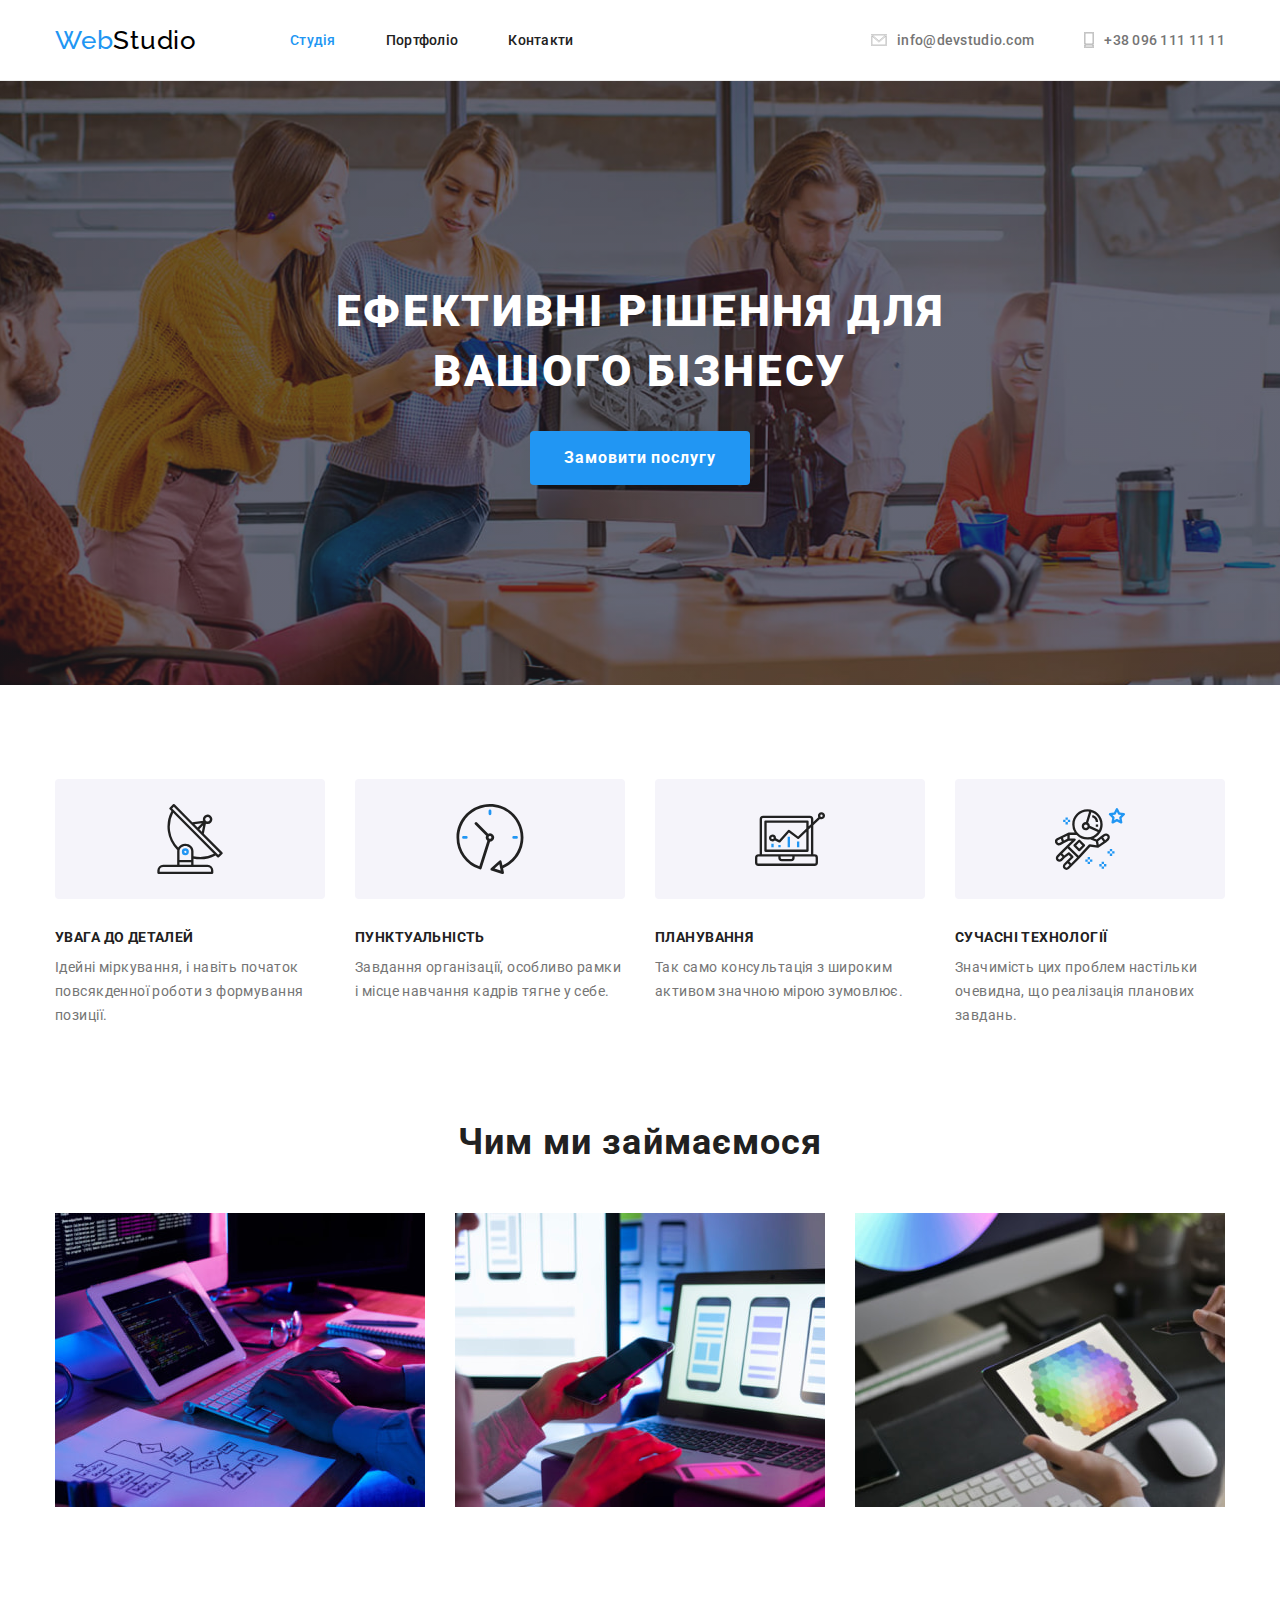
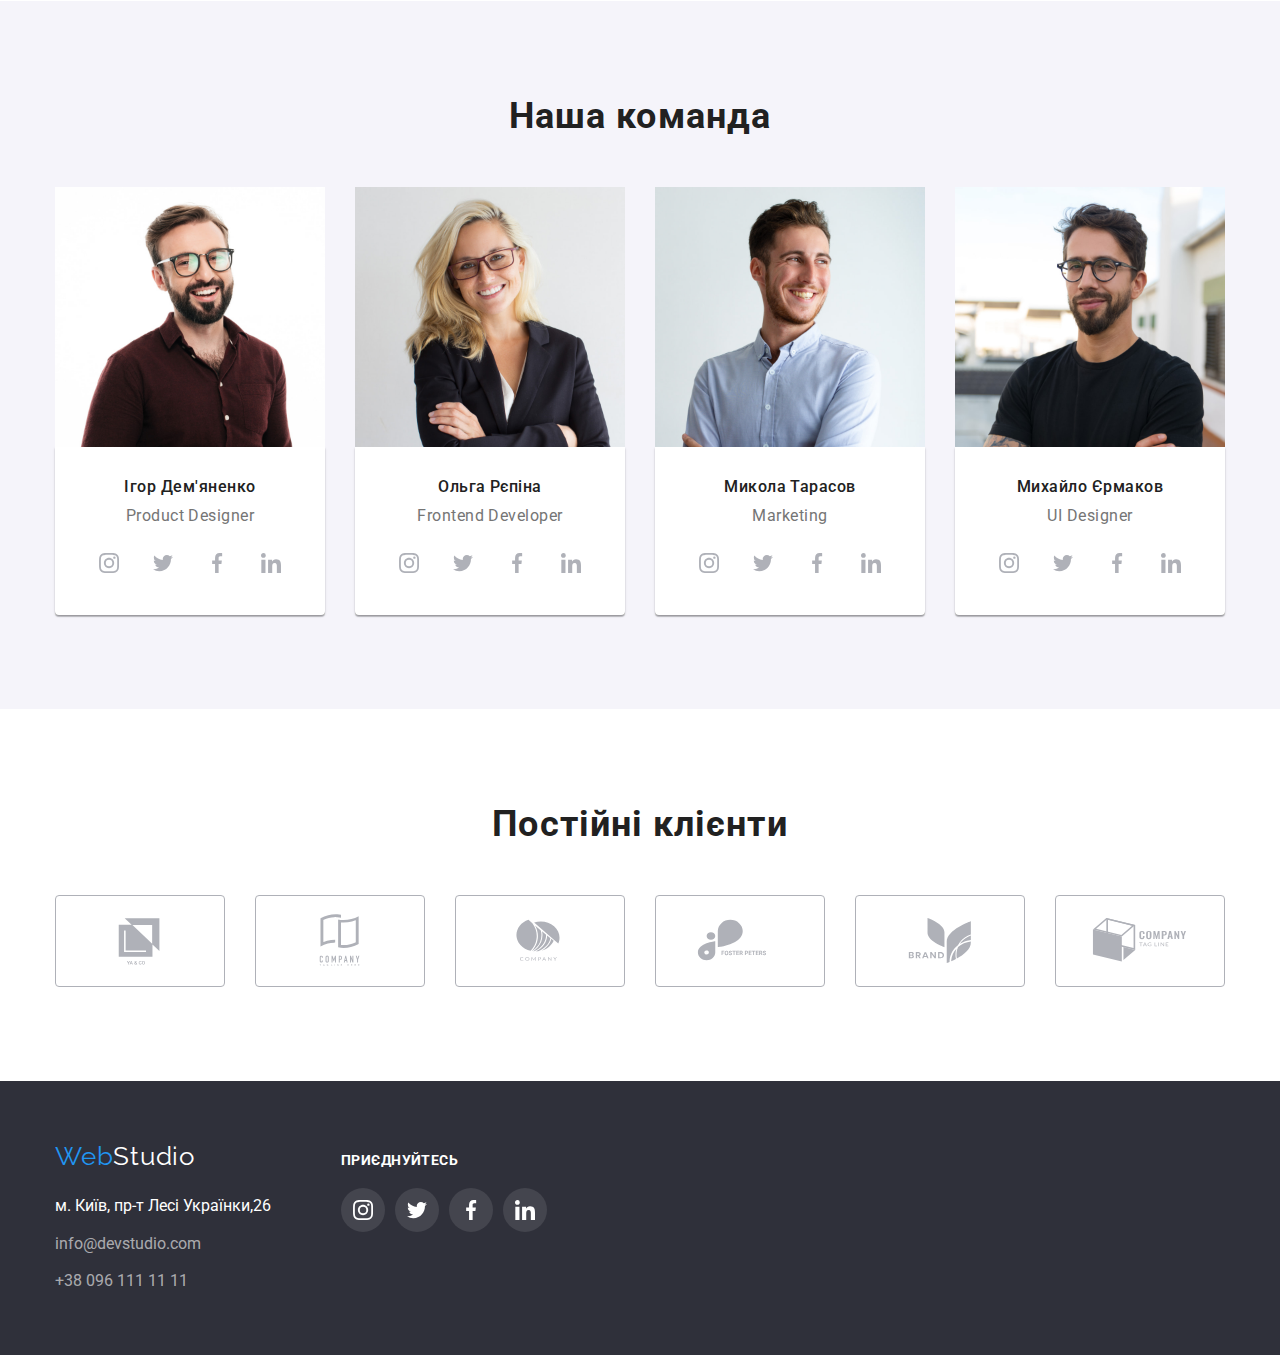
<file: index.html>
<!DOCTYPE html>
<html lang="uk">
  <head>
    <meta charset="UTF-8" />
    <meta http-equiv="X-UA-Compatible" content="IE=edge" />
    <meta name="viewport" content="width=device-width, initial-scale=1.0" />
    <title>Document</title>
    <link
      rel="stylesheet"
      href="https://cdnjs.cloudflare.com/ajax/libs/modern-normalize/1.1.0/modern-normalize.css"
      integrity="sha512-Y0MM+V6ymRKN2zStTqzQ227DWhhp4Mzdo6gnlRnuaNCbc+YN/ZH0sBCLTM4M0oSy9c9VKiCvd4Jk44aCLrNS5Q=="
      crossorigin="anonymous"
      referrerpolicy="no-referrer"
    />
    <link rel="preconnect" href="https://fonts.googleapis.com" />
    <link rel="preconnect" href="https://fonts.gstatic.com" crossorigin />
    <!--Fonts-->
    <link
      href="https://fonts.googleapis.com/css2?family=Raleway:wght@700&family=Roboto:wght@400;500;700;900&display=swap"
      rel="stylesheet"
    />
    <!--styles-->
    <link rel="stylesheet" href="./css/styles.css" />
  </head>
  <body>
    <!-- Header -->
    <header class="header">
      <div class="container header-container">
        <nav class="main-nav">
          <a class="logo" lang="en" href="./index.html"
            >Web<span class="header-stud">Studio</span></a
          >
          <ul class="nav-list">
            <li class="nav-item">
              <a class="nav-link current" href="./index.html">Студія</a>
            </li>
            <li class="nav-item">
              <a class="nav-link" href="./portfolio.html">Портфоліо</a>
            </li>
            <li class="nav-item"><a class="nav-link" href="">Контакти</a></li>
          </ul>
        </nav>
        <ul class="contacts-list">
          <li class="list-item">
            <a href="mailto:info@devstudio.com" class="contact-link">
              <svg class="contacts-icon" width="16px" height="12px">
                <use href="./images/icons.svg#mail"></use>
              </svg>
              info@devstudio.com</a
            >
          </li>
          <li class="list-item">
            <a href="tel:+380961111111" class="contact-link">
              <svg class="contacts-icon" width="10px" height="16px">
                <use href="./images/icons.svg#phone"></use>
              </svg>
              +38 096 111 11 11</a
            >
          </li>
        </ul>
      </div>
    </header>
    <main>
      <!--hero-->
      <section class="hero">
        <div class="container hero-container">
          <h1 class="hero-title">Ефективні рішення для вашого бізнесу</h1>
          <button type="button" class="btn">Замовити послугу</button>
        </div>
      </section>
      <!--section specifications-->
      <section class="section">
        <div class="container">
          <h2 class="hidden">Особливості</h2>
          <ul class="list specifications-list">
            <li class="list-item spec-list-item">
              <div class="specifications-icon">
                <svg width="70" height="70" class="spec-icon">
                  <use href="./images/icons.svg#antenna"></use>
                </svg>
              </div>
              <h3 class="section-subtitle">УВАГА ДО ДЕТАЛЕЙ</h3>
              <p class="text">
                Ідейні міркування, і навіть початок повсякденної роботи з формування позиції.
              </p>
            </li>
            <li class="list-item spec-list-item">
              <div class="specifications-icon">
                <svg width="70" height="70" class="spec-icon">
                  <use href="./images/icons.svg#clock"></use>
                </svg>
              </div>
              <h3 class="section-subtitle">ПУНКТУАЛЬНІСТЬ</h3>
              <p class="text">
                Завдання організації, особливо рамки і місце навчання кадрів тягне у себе.
              </p>
            </li>
            <li class="list-item spec-list-item">
              <div class="specifications-icon">
                <svg width="70" height="70" class="spec-icon">
                  <use href="./images/icons.svg#diagram"></use>
                </svg>
              </div>
              <h3 class="section-subtitle">ПЛАНУВАННЯ</h3>
              <p class="text"> Так само консультація з широким активом значною мірою зумовлює. </p>
            </li>
            <li class="list-item spec-list-item">
              <div class="specifications-icon">
                <svg width="70" height="70" class="spec-icon">
                  <use href="./images/icons.svg#astronaut"></use>
                </svg>
              </div>
              <h3 class="section-subtitle">СУЧАСНІ ТЕХНОЛОГІЇ</h3>
              <p class="text">
                Значимість цих проблем настільки очевидна, що реалізація планових завдань.
              </p>
            </li>
          </ul>
        </div>
      </section>
      <!--section activities-->
      <section class="section activities-section">
        <div class="container activities-container">
          <h2 class="section-title">Чим ми займаємося</h2>
          <ul class="list activities-list">
            <li class="list-item activities-item">
              <img class="pic" src="./images/box1.jpg" alt="розробка" width="370" />
            </li>
            <li class="list-item activities-item">
              <img class="pic" src="./images/box2.jpg" alt="адаптування" width="370" />
            </li>
            <li class="list-item activities-item">
              <img class="pic" src="./images/box3.jpg" alt="дизайн" width="370" />
            </li>
          </ul>
        </div>
      </section>
      <!--section team-->
      <section class="section team">
        <div class="container team-container">
          <h2 class="section-title team-section-title">Наша команда</h2>
          <ul class="list card-list">
            <li class="card">
              <img class="img" src="./images/img1.jpg" alt="Ігор Дем'яненко" width="270" />
              <div class="wrapper">
                <h3 class="subject">Ігор Дем'яненко</h3>
                <p class="desc" lang="en">Product Designer</p>
                <ul class="socials list">
                  <li class="socials-item"
                    ><a
                      href="https://www.instagram.com/"
                      class="socials-link"
                      target="_blank"
                      rel="noopener no refferrer"
                      aria-label="instagram"
                    >
                      <svg class="socials-icon" width="20" height="20">
                        <use href="./images/icons.svg#instagram"></use></svg></a
                  ></li>
                  <li class="socials-item"
                    ><a
                      href="https://twitter.com/"
                      class="socials-link"
                      target="_blank"
                      rel="noopener no refferrer"
                      aria-label="twitter"
                    >
                      <svg class="socials-icon" width="20" height="20">
                        <use href="./images/icons.svg#twitter"></use></svg></a
                  ></li>
                  <li class="socials-item"
                    ><a
                      href="https://www.facebook.com/"
                      class="socials-link"
                      target="_blank"
                      rel="noopener no refferrer"
                      aria-label="facebook"
                    >
                      <svg class="socials-icon" width="20" height="20">
                        <use href="./images/icons.svg#facebook"></use></svg></a
                  ></li>
                  <li class="socials-item"
                    ><a
                      href="https://www.linkedin.com/"
                      class="socials-link"
                      target="_blank"
                      rel="noopener no refferrer"
                      aria-label="linkedin"
                    >
                      <svg class="socials-icon" width="20" height="20">
                        <use href="./images/icons.svg#linkedin"></use></svg></a
                  ></li>
                </ul>
              </div>
            </li>
            <li class="card">
              <img class="img" src="./images/img2.jpg" alt="Ольга Рєпіна" width="270" />
              <div class="wrapper">
                <h3 class="subject">Ольга Рєпіна</h3>
                <p class="desc" lang="en">Frontend Developer</p>
                <ul class="socials list">
                  <li class="socials-item"
                    ><a
                      href="https://www.instagram.com/"
                      class="socials-link"
                      target="_blank"
                      rel="noopener no refferrer"
                      aria-label="instagram"
                    >
                      <svg class="socials-icon" width="20" height="20">
                        <use href="./images/icons.svg#instagram"></use></svg></a
                  ></li>
                  <li class="socials-item"
                    ><a
                      href="https://twitter.com/"
                      class="socials-link"
                      target="_blank"
                      rel="noopener no refferrer"
                      aria-label="twitter"
                    >
                      <svg class="socials-icon" width="20" height="20">
                        <use href="./images/icons.svg#twitter"></use></svg></a
                  ></li>
                  <li class="socials-item"
                    ><a
                      href="https://www.facebook.com/"
                      class="socials-link"
                      target="_blank"
                      rel="noopener no refferrer"
                      aria-label="facebook"
                    >
                      <svg class="socials-icon" width="20" height="20">
                        <use href="./images/icons.svg#facebook"></use></svg></a
                  ></li>
                  <li class="socials-item"
                    ><a
                      href="https://www.linkedin.com/"
                      class="socials-link"
                      target="_blank"
                      rel="noopener no refferrer"
                      aria-label="linkedin"
                    >
                      <svg class="socials-icon" width="20" height="20">
                        <use href="./images/icons.svg#linkedin"></use></svg></a
                  ></li>
                </ul>
              </div>
            </li>
            <li class="card">
              <img class="img" src="./images/img3.jpg" alt="Микола Тарасов" width="270" />
              <div class="wrapper">
                <h3 class="subject">Микола Тарасов</h3>
                <p class="desc" lang="en">Marketing</p>
                <ul class="socials list">
                  <li class="socials-item"
                    ><a
                      href="https://www.instagram.com/"
                      class="socials-link"
                      target="_blank"
                      rel="noopener no refferrer"
                      aria-label="instagram"
                    >
                      <svg class="socials-icon" width="20" height="20">
                        <use href="./images/icons.svg#instagram"></use></svg></a
                  ></li>
                  <li class="socials-item"
                    ><a
                      href="https://twitter.com/"
                      class="socials-link"
                      target="_blank"
                      rel="noopener no refferrer"
                      aria-label="twitter"
                    >
                      <svg class="socials-icon" width="20" height="20">
                        <use href="./images/icons.svg#twitter"></use></svg></a
                  ></li>
                  <li class="socials-item"
                    ><a
                      href="https://www.facebook.com/"
                      class="socials-link"
                      target="_blank"
                      rel="noopener no refferrer"
                      aria-label="facebook"
                    >
                      <svg class="socials-icon" width="20" height="20">
                        <use href="./images/icons.svg#facebook"></use></svg></a
                  ></li>
                  <li class="socials-item"
                    ><a
                      href="https://www.linkedin.com/"
                      class="socials-link"
                      target="_blank"
                      rel="noopener no refferrer"
                      aria-label="linkedin"
                    >
                      <svg class="socials-icon" width="20" height="20">
                        <use href="./images/icons.svg#linkedin"></use></svg></a
                  ></li>
                </ul>
              </div>
            </li>
            <li class="card">
              <img class="img" src="./images/img4.jpg" alt="Михайло Єрмаков" width="270" />
              <div class="wrapper">
                <h3 class="subject">Михайло Єрмаков</h3>
                <p class="desc" lang="en">UI Designer</p>
                <ul class="socials list">
                  <li class="socials-item"
                    ><a
                      href="https://www.instagram.com/"
                      class="socials-link"
                      target="_blank"
                      rel="noopener no refferrer"
                      aria-label="instagram"
                    >
                      <svg class="socials-icon" width="20" height="20">
                        <use href="./images/icons.svg#instagram"></use></svg></a
                  ></li>
                  <li class="socials-item"
                    ><a
                      href="https://twitter.com/"
                      class="socials-link"
                      target="_blank"
                      rel="noopener no refferrer"
                      aria-label="twitter"
                    >
                      <svg class="socials-icon" width="20" height="20">
                        <use href="./images/icons.svg#twitter"></use></svg></a
                  ></li>
                  <li class="socials-item"
                    ><a
                      href="https://www.facebook.com/"
                      class="socials-link"
                      target="_blank"
                      rel="noopener no refferrer"
                      aria-label="facebook"
                    >
                      <svg class="socials-icon" width="20" height="20">
                        <use href="./images/icons.svg#facebook"></use></svg></a
                  ></li>
                  <li class="socials-item"
                    ><a
                      href="https://www.linkedin.com/"
                      class="socials-link"
                      target="_blank"
                      rel="noopener no refferrer"
                      aria-label="linkedin"
                    >
                      <svg class="socials-icon" width="20" height="20">
                        <use href="./images/icons.svg#linkedin"></use></svg></a
                  ></li>
                </ul>
              </div>
            </li>
          </ul>
        </div>
      </section>
      <!-- section clients -->
      <section class="section">
        <div class="container">
          <h2 class="section-title">Постійні клієнти</h2>
          <ul class="client-list list">
            <li class="client-item"
              ><a href="#" class="client-link"
                ><svg class="client-icon" width="106" height="60">
                  <use href="./images/icons.svg#Logo-1"></use></svg></a
            ></li>
            <li class="client-item"
              ><a href="#" class="client-link"
                ><svg class="client-icon" width="106" height="60">
                  <use href="./images/icons.svg#Logo-2"></use></svg></a
            ></li>
            <li class="client-item"
              ><a href="#" class="client-link"
                ><svg class="client-icon" width="106" height="60">
                  <use href="./images/icons.svg#Logo-3"></use></svg></a
            ></li>
            <li class="client-item"
              ><a href="#" class="client-link"
                ><svg class="client-icon" width="106" height="60">
                  <use href="./images/icons.svg#Logo-4"></use></svg></a
            ></li>
            <li class="client-item"
              ><a href="#" class="client-link"
                ><svg class="client-icon" width="106" height="60">
                  <use href="./images/icons.svg#Logo-5"></use></svg></a
            ></li>
            <li class="client-item"
              ><a href="#" class="client-link"
                ><svg class="client-icon" width="106" height="60">
                  <use href="./images/icons.svg#Logo-6"></use></svg></a
            ></li>
          </ul>
        </div>
      </section>
    </main>
    <!--footer-->
    <footer class="footer">
      <div class="footer-container container">
        <div class="footer-nav">
          <a class="logo footer-logo" lang="en" href="./index.html"
            >Web<span class="footer-stud">Studio</span></a
          >
          <address>
            <ul class="list">
              <li class="address-list">
                <a
                  class="link"
                  href="https://goo.gl/maps/RMe9iffRCKQZoAKb7"
                  target="_blank"
                  rel="noopener no refferrer"
                  >м. Київ, пр-т Лесі Українки,26</a
                >
              </li>
              <li class="address-list">
                <a class="address-link" href="mailto:info@devstudio.com">info@devstudio.com</a>
              </li>
              <li class="address-list">
                <a class="address-link" href="tel:+380961111111">+38 096 111 11 11</a>
              </li>
            </ul>
          </address>
        </div>
        <div class="footer-socials">
          <strong class="footer-strong">Приєднуйтесь</strong>
          <ul class="soc-list list">
            <li class="soc-item"
              ><a href="https://www.instagram.com/" class="soc-link"
                ><svg class="soc-icon" width="20" height="20">
                  <use href="./images/icons.svg#instagram"></use></svg></a
            ></li>
            <li class="soc-item"
              ><a href="https://twitter.com/" class="soc-link"
                ><svg class="soc-icon" width="20" height="20">
                  <use href="./images/icons.svg#twitter"></use></svg></a
            ></li>
            <li class="soc-item"
              ><a href="https://www.facebook.com/" class="soc-link"
                ><svg class="soc-icon" width="20" height="20">
                  <use href="./images/icons.svg#facebook"></use></svg></a
            ></li>
            <li class="soc-item"
              ><a href="https://www.linkedin.com/" class="soc-link"
                ><svg class="soc-icon" width="20" height="20">
                  <use href="./images/icons.svg#linkedin"></use></svg></a
            ></li>
          </ul>
        </div>
      </div>
    </footer>
  </body>
</html>
</file>
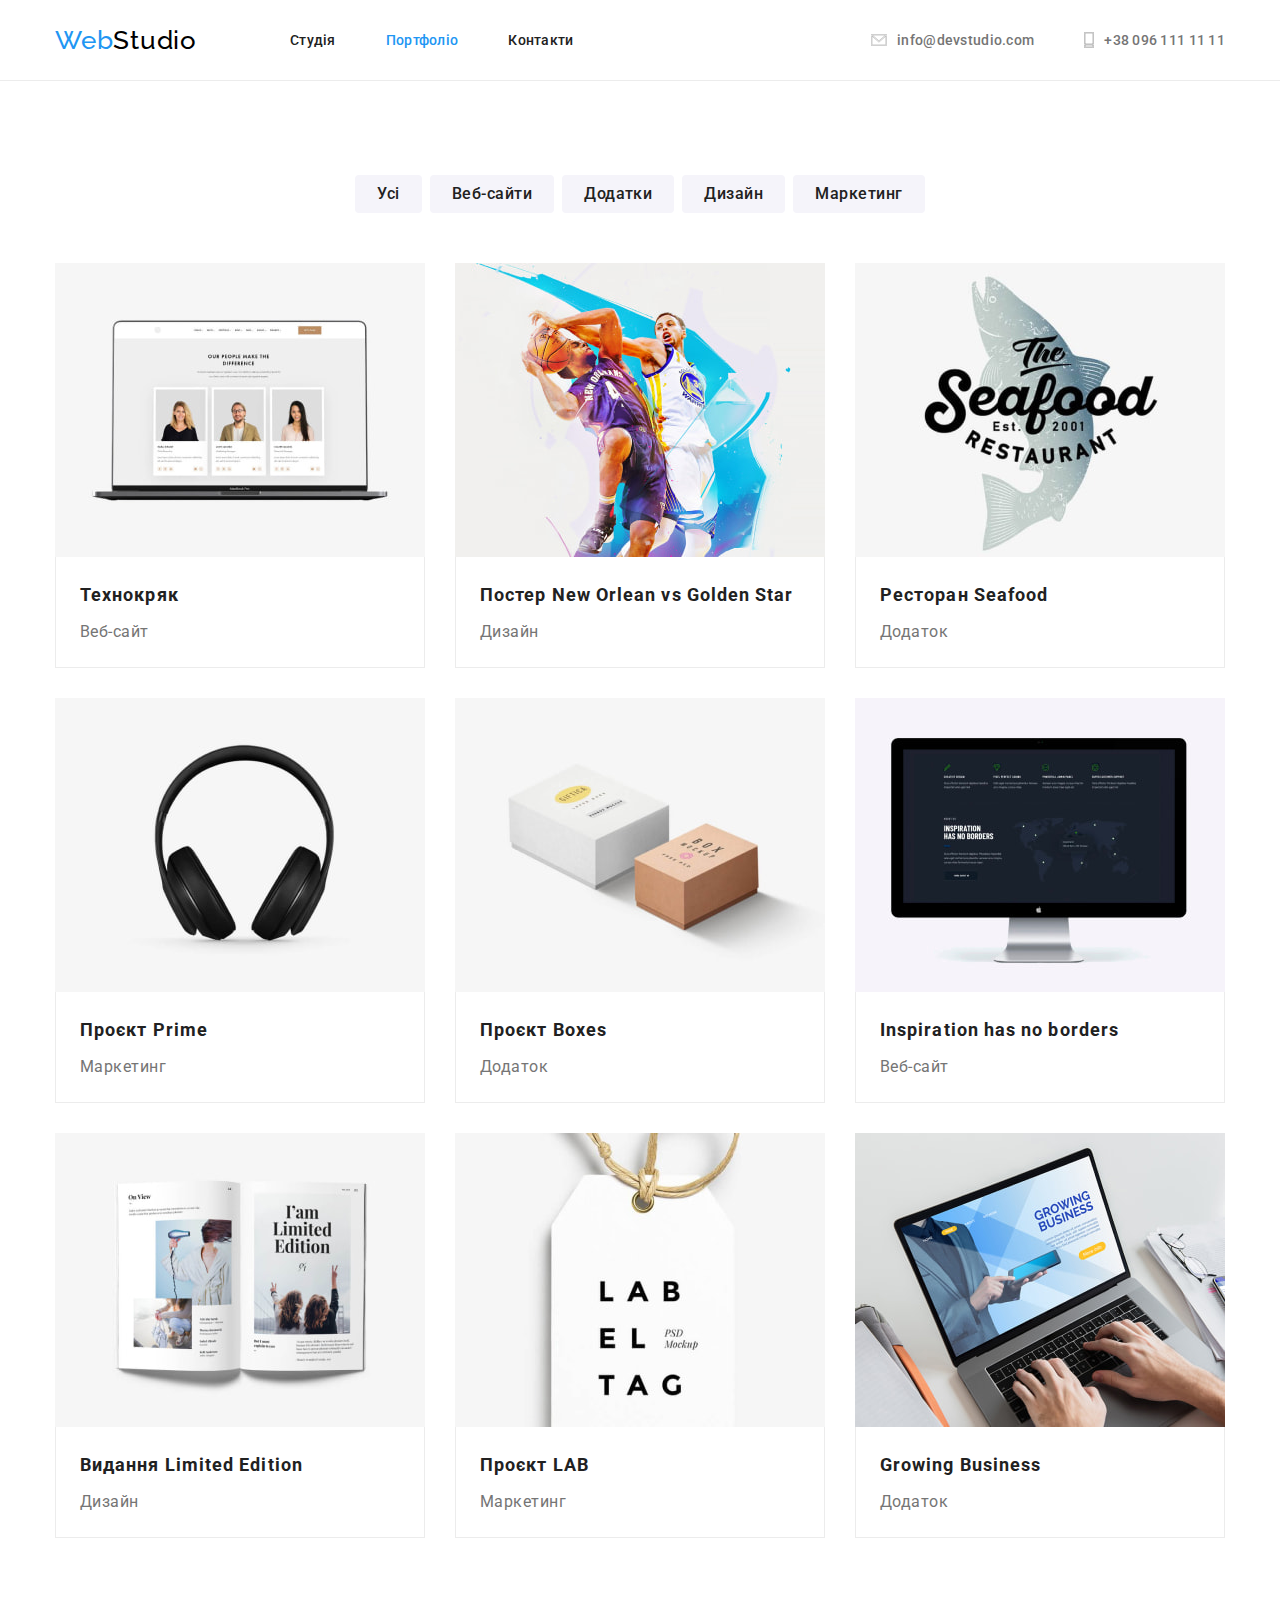
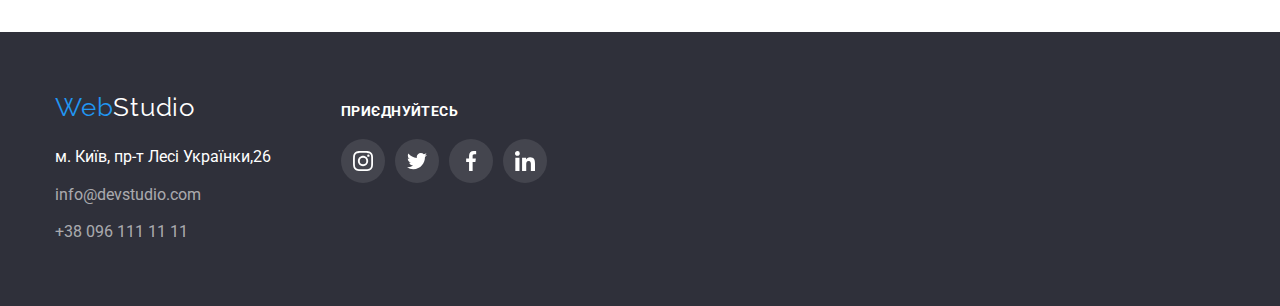
<file: portfolio.html>
<!DOCTYPE html>
<html lang="uk">
  <head>
    <meta charset="UTF-8" />
    <meta http-equiv="X-UA-Compatible" content="IE=edge" />
    <meta name="viewport" content="width=device-width, initial-scale=1.0" />
    <title>Document</title>
    <link
      rel="stylesheet"
      href="https://cdnjs.cloudflare.com/ajax/libs/modern-normalize/1.1.0/modern-normalize.css"
      integrity="sha512-Y0MM+V6ymRKN2zStTqzQ227DWhhp4Mzdo6gnlRnuaNCbc+YN/ZH0sBCLTM4M0oSy9c9VKiCvd4Jk44aCLrNS5Q=="
      crossorigin="anonymous"
      referrerpolicy="no-referrer"
    />
    <link rel="preconnect" href="https://fonts.googleapis.com" />
    <link rel="preconnect" href="https://fonts.gstatic.com" crossorigin />
    <link rel="stylesheet" href="./css/styles.css" />
    <link rel="preconnect" href="https://fonts.googleapis.com" />
    <link rel="preconnect" href="https://fonts.gstatic.com" crossorigin />
    <link
      href="https://fonts.googleapis.com/css2?family=Raleway:wght@700&family=Roboto:wght@400;500;700;900&display=swap"
      rel="stylesheet"
    />
  </head>
  <body>
    <!-- header -->
    <header class="header">
      <div class="container header-container">
        <nav class="main-nav">
          <a class="logo" lang="en" href="./index.html"
            >Web<span class="header-stud">Studio</span></a
          >
          <ul class="nav-list">
            <li class="nav-item">
              <a class="nav-link" href="./index.html">Студія</a>
            </li>
            <li class="nav-item">
              <a class="nav-link current" href="./portfolio.html">Портфоліо</a>
            </li>
            <li class="nav-item"><a class="nav-link" href="">Контакти</a></li>
          </ul>
        </nav>
        <ul class="contacts-list">
          <li class="list-item">
            <a href="mailto:info@devstudio.com" class="contact-link">
              <svg class="contacts-icon" width="16px" height="12px">
                <use href="./images/icons.svg#mail"></use>
              </svg>
              info@devstudio.com</a
            >
          </li>
          <li class="list-item">
            <a href="tel:+380961111111" class="contact-link">
              <svg class="contacts-icon" width="10px" height="16px">
                <use href="./images/icons.svg#phone"></use>
              </svg>
              +38 096 111 11 11</a
            >
          </li>
        </ul>
      </div>
    </header>
    <main>
      <section class="portfolio">
        <div class="container portfolio-container">
          <h1 class="hidden">Портфоліо</h1>
          <ul class="filter">
            <li class="filter-item">
              <button class="button" type="button">Усі</button>
            </li>
            <li class="filter-item">
              <button class="button" type="button">Веб-сайти</button>
            </li>
            <li class="filter-item">
              <button class="button" type="button">Додатки</button>
            </li>
            <li class="filter-item">
              <button class="button" type="button">Дизайн</button>
            </li>
            <li class="filter-item">
              <button class="button" type="button">Маркетинг</button>
            </li>
          </ul>
          <!-- Gallery -->
          <ul class="gallery">
            <li class="gallery-card">
              <a href="#" class="gallery-link">
                <div class="wrap">
                  <img class="picture" src="./images/img11.jpg" alt="ноутбук" width="370" />
                  <div class="card-wrapper">
                    <h2 class="subtitle">Технокряк</h2>
                    <p class="card-text">Веб-сайт</p>
                  </div>
                </div></a
              >
            </li>
            <li class="gallery-card">
              <a href="#" class="gallery-link">
                <div class="wrap">
                  <img
                    class="picture"
                    src="./images/img12.jpg"
                    alt="спортивний постер"
                    width="370"
                  />
                  <div class="card-wrapper">
                    <h2 class="subtitle">
                      Постер <span lang="en">New Orlean vs Golden Star</span>
                    </h2>
                    <p class="card-text">Дизайн</p>
                  </div>
                </div></a
              >
            </li>
            <li class="gallery-card">
              <a href="#" class="gallery-link">
                <div class="wrap">
                  <img
                    class="picture"
                    src="./images/img13.jpg"
                    alt="логотип ресторану"
                    width="370"
                  />
                  <div class="card-wrapper">
                    <h2 class="subtitle">Ресторан <span lang="eu">Seafood</span></h2>
                    <p class="card-text">Додаток</p>
                  </div>
                </div></a
              >
            </li>
            <li class="gallery-card">
              <a href="#" class="gallery-link">
                <div class="wrap">
                  <img class="picture" src="./images/img14.jpg" alt="навушники" width="370" />
                  <div class="card-wrapper">
                    <h2 class="subtitle">Проєкт <span lang="eu">Prime</span></h2>
                    <p class="card-text">Маркетинг</p>
                  </div>
                </div></a
              >
            </li>
            <li class="gallery-card">
              <a href="#" class="gallery-link">
                <div class="wrap">
                  <img class="picture" src="./images/img15.jpg" alt="коробочки" width="370" />
                  <div class="card-wrapper">
                    <h2 class="subtitle">Проєкт <span lang="eu">Boxes</span></h2>
                    <p class="card-text">Додаток</p>
                  </div>
                </div></a
              >
            </li>
            <li class="gallery-card">
              <a href="#" class="gallery-link">
                <div class="wrap">
                  <img class="picture" src="./images/img16.jpg" alt="прегляд сайту" width="370" />
                  <div class="card-wrapper">
                    <h2 class="subtitle" lang="eu">Inspiration has no borders</h2>
                    <p class="card-text">Веб-сайт</p>
                  </div>
                </div></a
              >
            </li>
            <li class="gallery-card">
              <a href="#" class="gallery-link">
                <div class="wrap">
                  <img class="picture" src="./images/img17.jpg" alt="журнал" width="370" />
                  <div class="card-wrapper">
                    <h2 class="subtitle"> Видання <span lang="eu">Limited Edition</span> </h2>
                    <p class="card-text">Дизайн</p>
                  </div>
                </div></a
              >
            </li>
            <li class="gallery-card">
              <a href="#" class="gallery-link">
                <div class="wrap">
                  <img class="picture" src="./images/img18.jpg" alt="логотип тегу" width="370" />
                  <div class="card-wrapper">
                    <h2 class="subtitle">Проєкт <span lang="eu">LAB</span></h2>
                    <p class="card-text">Маркетинг</p>
                  </div>
                </div></a
              >
            </li>
            <li class="gallery-card">
              <a href="#" class="gallery-link">
                <div class="wrap">
                  <img
                    class="picture"
                    src="./images/img19.jpg"
                    alt="комп'ютерна розробка"
                    width="370"
                  />
                  <div class="card-wrapper">
                    <h2 class="subtitle" lang="en">Growing Business</h2>
                    <p class="card-text">Додаток</p>
                  </div></div
                ></a
              >
            </li>
          </ul>
        </div>
      </section>
    </main>
    <!--footer-->
    <footer class="footer">
      <div class="footer-container container">
        <div class="footer-nav">
          <a class="logo footer-logo" lang="en" href="./index.html"
            >Web<span class="footer-stud">Studio</span></a
          >
          <address>
            <ul class="list">
              <li class="address-list">
                <a
                  class="link"
                  href="https://goo.gl/maps/RMe9iffRCKQZoAKb7"
                  target="_blank"
                  rel="noopener no refferrer"
                  >м. Київ, пр-т Лесі Українки,26</a
                >
              </li>
              <li class="address-list">
                <a class="address-link" href="mailto:info@devstudio.com">info@devstudio.com</a>
              </li>
              <li class="address-list">
                <a class="address-link" href="tel:+380961111111">+38 096 111 11 11</a>
              </li>
            </ul>
          </address>
        </div>
        <div class="footer-socials">
          <strong class="footer-strong">Приєднуйтесь</strong>
          <ul class="soc-list list">
            <li class="soc-item"
              ><a href="https://www.instagram.com/" class="soc-link"
                ><svg class="soc-icon" width="20" height="20">
                  <use href="./images/icons.svg#instagram"></use></svg></a
            ></li>
            <li class="soc-item"
              ><a href="https://twitter.com/" class="soc-link"
                ><svg class="soc-icon" width="20" height="20">
                  <use href="./images/icons.svg#twitter"></use></svg></a
            ></li>
            <li class="soc-item"
              ><a href="https://www.facebook.com/" class="soc-link"
                ><svg class="soc-icon" width="20" height="20">
                  <use href="./images/icons.svg#facebook"></use></svg></a
            ></li>
            <li class="soc-item"
              ><a href="https://www.linkedin.com/" class="soc-link"
                ><svg class="soc-icon" width="20" height="20">
                  <use href="./images/icons.svg#linkedin"></use></svg></a
            ></li>
          </ul>
        </div>
      </div>
    </footer>
  </body>
</html>
</file>
<file: css/styles.css>
:root {
  /*fonts*/
  --main-font: 'Roboto', 'Sans-Serif';
  --secondary-font: 'Raleway', 'Sans-Serif';

  /*colors:*/
  /*background*/
  --main-bg-cl: #f5f5f5;
  --secondary-bg-cl: #f5f4fa;
  --additional-bg-cl: #ffffff;
  --hero-bg-cl: #2f303a;
  --footer-soc-bgcl: rgba(255, 255, 255, 0.1);

  /*text*/
  --main-txt-cl: #212121;
  --secondary-txt-cl: #757575;
  --additional-txt-cl: #ffffff;
  --active-link-txt: #2196f3;
  --main-link-cl: #000000;
  --address-link-cl: rgba(255, 255, 255, 0.6);
  --main-bt-act: #188ce8;
  --icons-cl: #afb1b8;

  --border-cl: #ececec;

  /*mesh properties*/
  --items: 3;
  --indent: 30px;
}

/* reset */
h1,
h2,
h3,
h4,
h5,
h6,
p,
ul {
  margin: 0;
  padding: 0;
}
img {
  display: block;
  max-width: 100%;
  height: auto;
}

/* Styles */

body {
  font-family: var(--main-font);
  color: var(--main-txt-cl);
  background-color: var(--additional-bg-cl);
}

.container {
  width: 1200px;
  padding-left: 15px;
  padding-right: 15px;
  margin-left: auto;
  margin-right: auto;
}

/**
  |============================
  | header
  |============================
*/

.header {
  font-weight: 500;
  border-bottom: 1px solid var(--border-cl);
}

.header-container {
  display: flex;
  align-items: center;
}

.main-nav {
  display: flex;
  align-items: center;
  margin-right: auto;
}

.logo {
  margin-right: 93px;
  display: block;

  font-family: var(--secondary-font);
  font-size: 26px;
  letter-spacing: 0.03em;
  line-height: calc(31 / 26);

  color: var(--active-link-txt);
  text-decoration: none;
}

.header-stud {
  color: var(--main-link-cl);
}

.nav-list {
  list-style: none;

  padding: 0;
  display: flex;
  align-items: center;
  gap: 50px;
}

.nav-link {
  display: block;
  padding-top: 32px;
  padding-bottom: 32px;

  letter-spacing: 0.02em;
  font-size: 14px;
  line-height: calc(16.41 / 14);

  text-decoration: none;
  color: currentColor;
}

.nav-link:hover,
.nav-link:focus {
  color: var(--active-link-txt);
}
.current {
  color: var(--active-link-txt);
}

.contacts-list {
  list-style: none;

  display: flex;
  align-items: center;
  gap: 50px;
}

.contact-link {
  padding-top: 32px;
  padding-bottom: 32px;
  display: flex;
  align-items: center;
  gap: 10px;

  letter-spacing: 0.02em;
  font-size: 14px;
  text-decoration: none;
  line-height: calc(16.41 / 14);

  color: var(--secondary-txt-cl);
}
.contacts-icon {
  fill: none;
  stroke: var(--secondary-txt-cl);
}

.contact-link:hover,
.contact-link:focus {
  color: var(--active-link-txt);
}

.contact-link:hover .contacts-icon,
.contact-link:focus .contacts-icon {
  stroke: var(--active-link-txt);
}

/**
  |============================
  | Footer
  |============================
*/
.footer {
  background-color: var(--hero-bg-cl);
  padding-top: 60px;
  padding-bottom: 60px;
}

.footer-container {
  display: flex;
  align-items: baseline;
}

.footer-nav {
  margin-right: 70px;
}

.footer-stud {
  color: var(--additional-txt-cl);
}

.footer-logo {
  display: block;
  margin-bottom: 20px;
  margin-right: 0;
}
.link {
  display: block;
  margin-bottom: 10px;

  font-style: normal;
  line-height: calc(24 / 14);
  text-decoration: none;

  color: var(--additional-txt-cl);
}
.link:hover,
.link:focus {
  color: var(--active-link-txt);
}

.address-link {
  display: block;

  font-style: normal;
  line-height: calc(24 / 14);
  text-decoration: none;

  color: var(--address-link-cl);
}

.address-list:not(:last-child) {
  margin-bottom: 10px;
}

.address-link:hover,
.address-link:focus {
  color: var(--active-link-txt);
}

.footer-strong {
  display: block;
  text-transform: uppercase;
  margin-bottom: 20px;

  font-size: 14px;
  line-height: calc(16 / 14);
  letter-spacing: 0.03em;

  color: var(--additional-txt-cl);
}

.soc-list {
  display: flex;
  gap: 10px;
}

.soc-link {
  display: flex;
  align-items: center;
  justify-content: center;
  width: 44px;
  height: 44px;
  border-radius: 50%;
  background-color: var(--footer-soc-bgcl);
}

.soc-icon {
  fill: var(--additional-txt-cl);
}

.soc-link:hover,
.soc-link:focus {
  background-color: var(--active-link-txt);
}
/**
  |============================
   Hero
  |============================
*/
.hero {
  background-color: var(--hero-bg-cl);
  padding-top: 200px;
  padding-bottom: 200px;
  max-width: 1600px;
  margin-left: auto;
  margin-right: auto;

  background-image: linear-gradient(to right, rgba(47, 48, 58, 0.4), rgba(47, 48, 58, 0.4)),
    url(../images/background-hero.jpg);
  background-position: center;
  background-repeat: no-repeat;
  background-size: cover;
}

.hero-title {
  display: block;
  width: 696px;
  margin-left: auto;
  margin-right: auto;
  margin-bottom: 30px;
  text-transform: uppercase;

  font-weight: 900;
  font-size: 44px;
  line-height: calc(60 / 44);
  letter-spacing: 0.06em;
  text-align: center;

  color: var(--additional-txt-cl);
}

.btn {
  display: block;
  margin-left: auto;
  margin-right: auto;
  padding: 10px 32px;
  border-color: transparent;
  border-radius: 4px;

  font-family: inherit;
  font-weight: 700;
  font-size: 16px;
  line-height: calc(30 / 16);
  letter-spacing: 0.06em;

  color: var(--additional-txt-cl);
  background-color: var(--active-link-txt);
  cursor: pointer;
}

.btn:hover,
.btn:focus {
  background-color: var(--main-bt-act);
}

/**
  |============================
  | sections
  |============================
*/

.section {
  padding-top: 94px;
  padding-bottom: 94px;
}

.activities-section {
  padding-top: 0;
}

.hidden {
  position: absolute;
  width: 1px;
  height: 1px;
  margin: -1px;
  border: 0;
  padding: 0;
  white-space: nowrap;
  clip-path: inset(100%);
  clip: rect(0 0 0 0);
  overflow: hidden;
}

.specifications-list {
  display: flex;
  gap: 30px;
}

.spec-list-item {
  --items: 4;
  flex-basis: calc((100% - var(--indent) * (var(--items) - 1)) / var(--items));
}

.specifications-icon {
  display: flex;
  width: 270px;
  height: 120px;
  justify-content: center;
  align-items: center;
  margin-bottom: 30px;
  background-color: var(--secondary-bg-cl);
  border-radius: 4px;
}

.list-item > h3 {
  margin-bottom: 10px;
}

img {
  display: block;
  max-width: 100%;
  height: auto;
}

/* .section {
  background-color: var(--main-bg-cl);
} */

.list {
  list-style: none;
}

.section-title {
  text-align: center;
  margin-bottom: 50px;

  font-size: 36px;
  letter-spacing: 0.03em;
  line-height: calc(42 / 36);
}

.section-subtitle {
  font-size: 14px;
  letter-spacing: 0.03em;
  line-height: calc(16 / 14);
}

.activities-list {
  display: flex;
  flex-wrap: wrap;
  gap: 30px;
}

.activities-item {
  flex-basis: calc((100% - var(--indent) * (var(--items) - 1)) / var(--items));
}

.text {
  font-size: 14px;
  line-height: calc(24 / 14);
  letter-spacing: 0.03em;

  color: var(--secondary-txt-cl);
}

.team {
  background-color: var(--secondary-bg-cl);
}

.card-list {
  display: flex;
  flex-wrap: wrap;
  gap: 30px;
}

.card {
  --items: 4;
  flex-basis: calc((100% - var(--indent) * (var(--items) - 1)) / var(--items));

  background-color: var(--additional-bg-cl);
}

.wrapper {
  padding: 30px 0;

  box-shadow: 0px 1px 3px rgba(0, 0, 0, 0.12), 0px 1px 1px rgba(0, 0, 0, 0.14),
    0px 2px 1px rgba(0, 0, 0, 0.2);
  border-radius: 0px 0px 4px 4px;
}

.subject {
  display: block;
  margin-bottom: 10px;
  text-align: center;

  font-weight: 500;
  font-size: 16px;
  line-height: calc(19 / 16);
  letter-spacing: 0.03em;

  color: var(--main-txt-cl);
}

.desc {
  text-align: center;

  font-size: 16px;
  line-height: calc(19 / 16);
  letter-spacing: 0.03em;
  color: var(--secondary-txt-cl);
  margin-bottom: 16px;
}

.socials {
  display: flex;
  gap: 10px;
  justify-content: center;
}

.socials-link {
  display: flex;
  align-items: center;
  justify-content: center;
  width: 44px;
  height: 44px;
  border-radius: 50%;
  background-color: var(--additional-txt-cl);
}
.socials-icon {
  fill: var(--icons-cl);
}

.socials-link:hover,
.socials-link:focus {
  background-color: var(--active-link-txt);
}

.socials-link:hover .socials-icon,
.socials-link:focus .socials-icon {
  fill: var(--additional-txt-cl);
}

.client-list {
  display: flex;
  gap: 30px;
}

.client-link {
  display: flex;
  align-items: center;
  justify-content: center;

  width: 170px;
  height: 92px;
  border: 1px solid var(--icons-cl);
  border-radius: 4px;
}

.client-icon {
  fill: var(--icons-cl);
}

.client-link:hover,
.client-link:focus {
  border: 1px solid var(--active-link-txt);
}
.client-link:hover .client-icon,
.client-link:focus .client-icon {
  fill: var(--active-link-txt);
}

/**
  |============================
  | Portfolio
  |============================
*/
.portfolio {
  padding-top: 94px;
  padding-bottom: 94px;
}

/* filter */
.filter {
  display: flex;
  justify-content: center;
  gap: 8px;
  margin-bottom: 50px;

  list-style: none;
}

.button {
  padding: 6px 22px;

  font-family: inherit;
  font-weight: 500;
  font-size: 16px;
  line-height: calc(26 / 16);
  letter-spacing: 0.03em;

  color: var(--main-txt-cl);
  background-color: var(--secondary-bg-cl);

  border: transparent;
  border-radius: 4px;
}

.button:hover,
.button:focus {
  color: var(--additional-txt-cl);
  background-color: var(--active-link-txt);
  box-shadow: 0px 3px 1px rgba(0, 0, 0, 0.1), 0px 1px 2px rgba(0, 0, 0, 0.08),
    0px 2px 2px rgba(0, 0, 0, 0.12);
  border-radius: 4px;
  cursor: pointer;
}

/* gallery */
.gallery {
  list-style: none;

  display: flex;
  flex-wrap: wrap;
  gap: 30px;
}

/* cards */
.gallery-card {
  flex-basis: calc((100% - var(--indent) * (var(--items) - 1)) / var(--items));

  background-color: var(--additional-bg-cl);
}

.card-wrapper {
  padding: 20px 24px;

  border: 1px solid var(--border-cl);
  border-top: none;
}

.subtitle {
  margin-bottom: 4px;

  font-size: 18px;
  line-height: calc(36 / 18);
  letter-spacing: 0.06em;

  color: var(--main-txt-cl);
}

.card-text {
  font-size: 16px;
  line-height: calc(30 / 16);
  letter-spacing: 0.03em;

  color: var(--secondary-txt-cl);
}

.gallery-link {
  text-decoration: none;
}

.gallery-link:hover .wrap,
.gallery-link:focus .wrap {
  box-shadow: 0px 1px 1px rgba(0, 0, 0, 0.12), 0px 4px 4px rgba(0, 0, 0, 0.06),
    1px 4px 6px rgba(0, 0, 0, 0.16);
}
</file>
